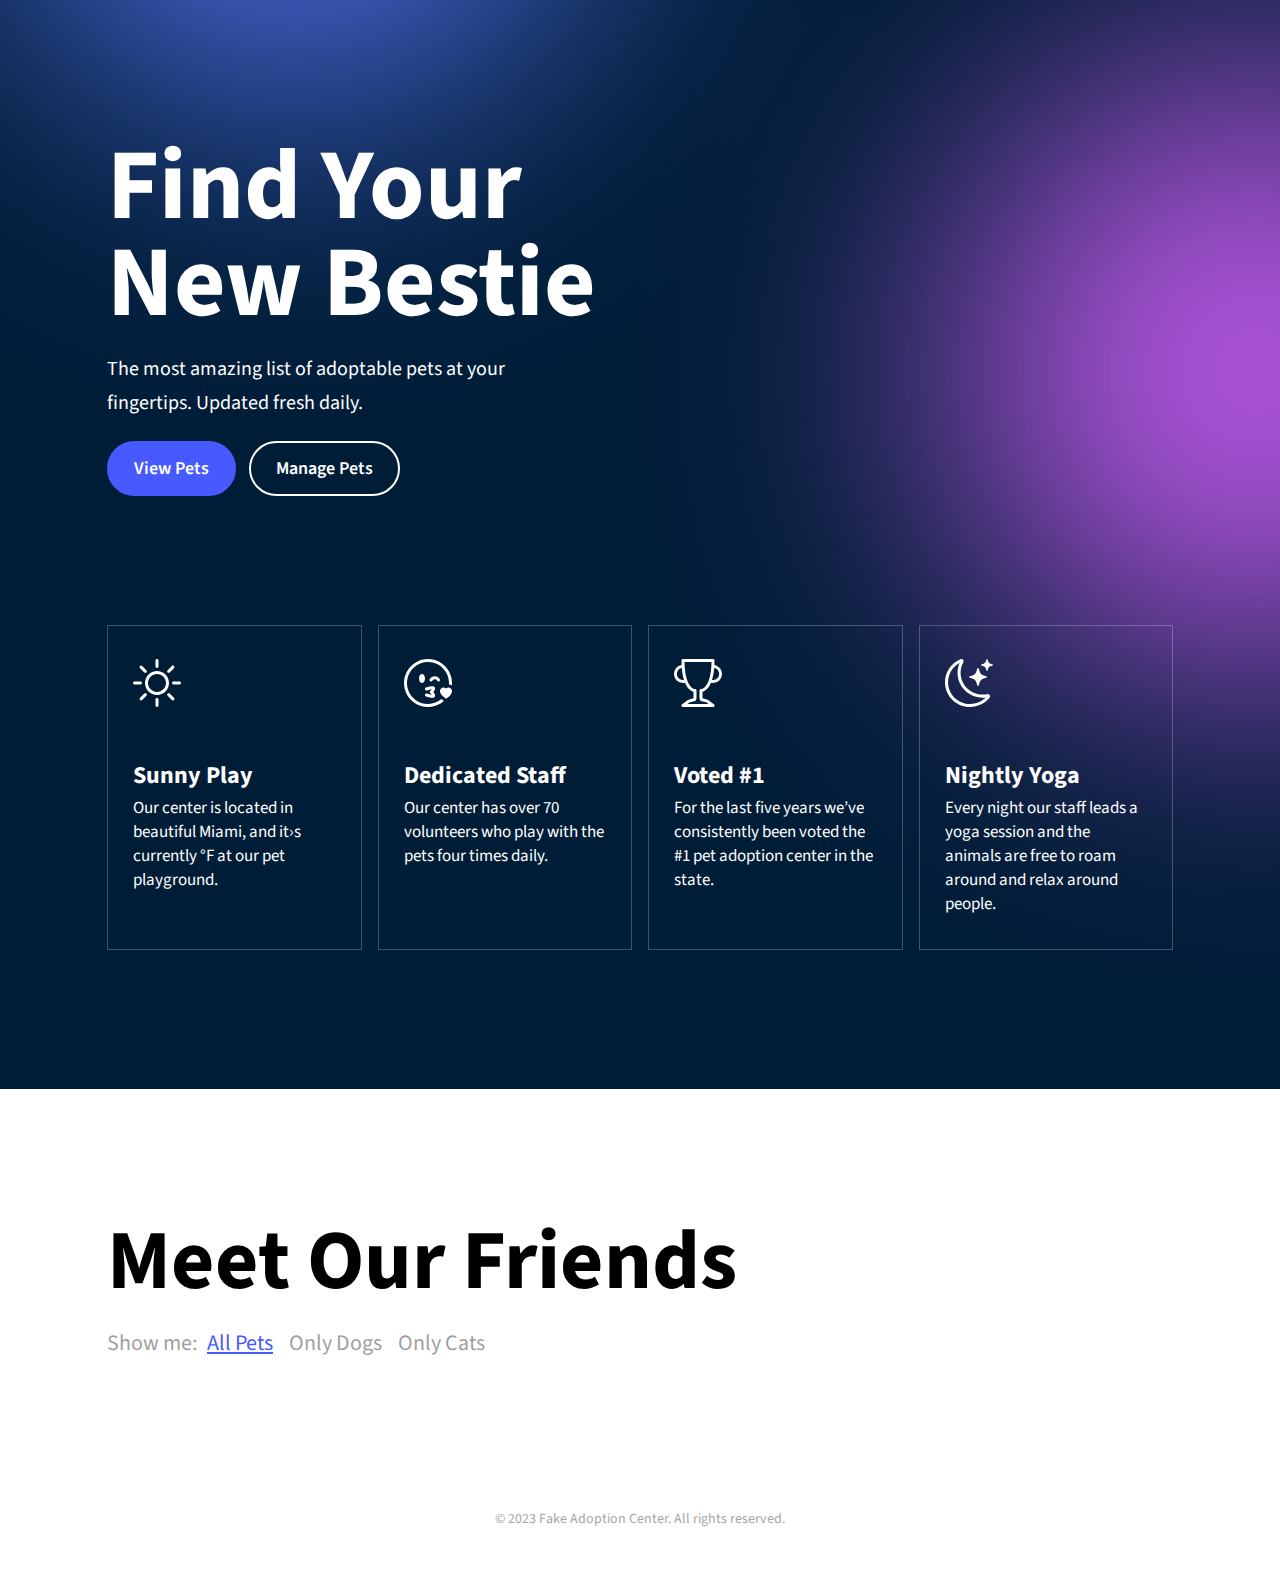
<file: index.html>
<!DOCTYPE html>
<html lang="en">
    <head>
        <meta charset="UTF-8" />
        <meta name="viewport" content="width=device-width, initial-scale=1.0" />
        <title>Pet Adoption Center</title>
        <link rel="preconnect" href="https://fonts.googleapis.com" />
        <link rel="preconnect" href="https://fonts.gstatic.com" crossorigin />
        <link
            href="https://fonts.googleapis.com/css2?family=Source+Sans+3:ital,wght@0,200..900;1,200..900&display=swap"
            rel="stylesheet"
        />
        <link rel="stylesheet" href="./styles.css" />
    </head>
    <body>
        <div class="top-section-wrapper">
            <div class="top-section">
                <div class="actual-top-content">
                    <h1>Find Your New Bestie</h1>
                    <p class="intro-text">
                        The most amazing list of adoptable pets at your
                        fingertips. Updated fresh daily.
                    </p>
                    <div class="intro-buttons">
                        <a href="#view-pets" class="our-btn utility-mr"
                            >View Pets</a
                        >
                        <a href="#" class="our-btn our-btn--outline"
                            >Manage Pets</a
                        >
                    </div>

                    <div class="intro-features">
                        <div class="intro-feature">
                            <img
                                src="./images/svg/sunny_play.svg"
                                alt="Sunny Play"
                            />
                            <h2>Sunny Play</h2>
                            <p>
                                Our center is located in beautiful Miami, and
                                it&rsaquo;s currently
                                <span id="temperature-output"></span>°F at our
                                pet playground.
                            </p>
                        </div>
                        <div class="intro-feature">
                            <img
                                src="./images/svg/dedicated_staff.svg"
                                alt="Dedicated Staff"
                            />
                            <h2>Dedicated Staff</h2>
                            <p>
                                Our center has over 70 volunteers who play with
                                the pets four times daily.
                            </p>
                        </div>
                        <div class="intro-feature">
                            <img src="./images/svg/voted.svg" alt="Voted #1" />
                            <h2>Voted #1</h2>
                            <p>
                                For the last five years we’ve consistently been
                                voted the #1 pet adoption center in the state.
                            </p>
                        </div>
                        <div class="intro-feature">
                            <img
                                src="./images/svg/nightly_yoga.svg"
                                alt="Nightly Yoga"
                            />
                            <h2>Nightly Yoga</h2>
                            <p>
                                Every night our staff leads a yoga session and
                                the animals are free to roam around and relax
                                around people.
                            </p>
                        </div>
                    </div>
                </div>
                <div class="circle"></div>
                <div class="circle-two"></div>
            </div>
        </div>

        <div class="page-section" id="view-pets">
            <div class="page-section-inner">
                <h2 class="page-section-title">Meet Our Friends</h2>
                <div class="pet-filter">
                    <p>
                        Show me:
                        <button class="active" data-filter="all">
                            All Pets
                        </button>
                        <button data-filter="dog">Only Dogs</button>
                        <button data-filter="cat">Only Cats</button>
                    </p>
                </div>
                <div class="list-of-pets"></div>

                <template id="pet-card-template">
                    <div class="pet-card">
                        <div class="pet-card-text">
                            <h3></h3>
                            <p class="pet-description"></p>
                            <p class="pet-age"></p>
                        </div>
                        <div class="pet-card-photo">
                            <img src="" alt="" />
                        </div>
                    </div>
                </template>
            </div>
        </div>

        <footer class="site-footer">
            <p>&copy; 2023 Fake Adoption Center. All rights reserved.</p>
        </footer>

        <script src="main.js"></script>
    </body>
</html>
</file>
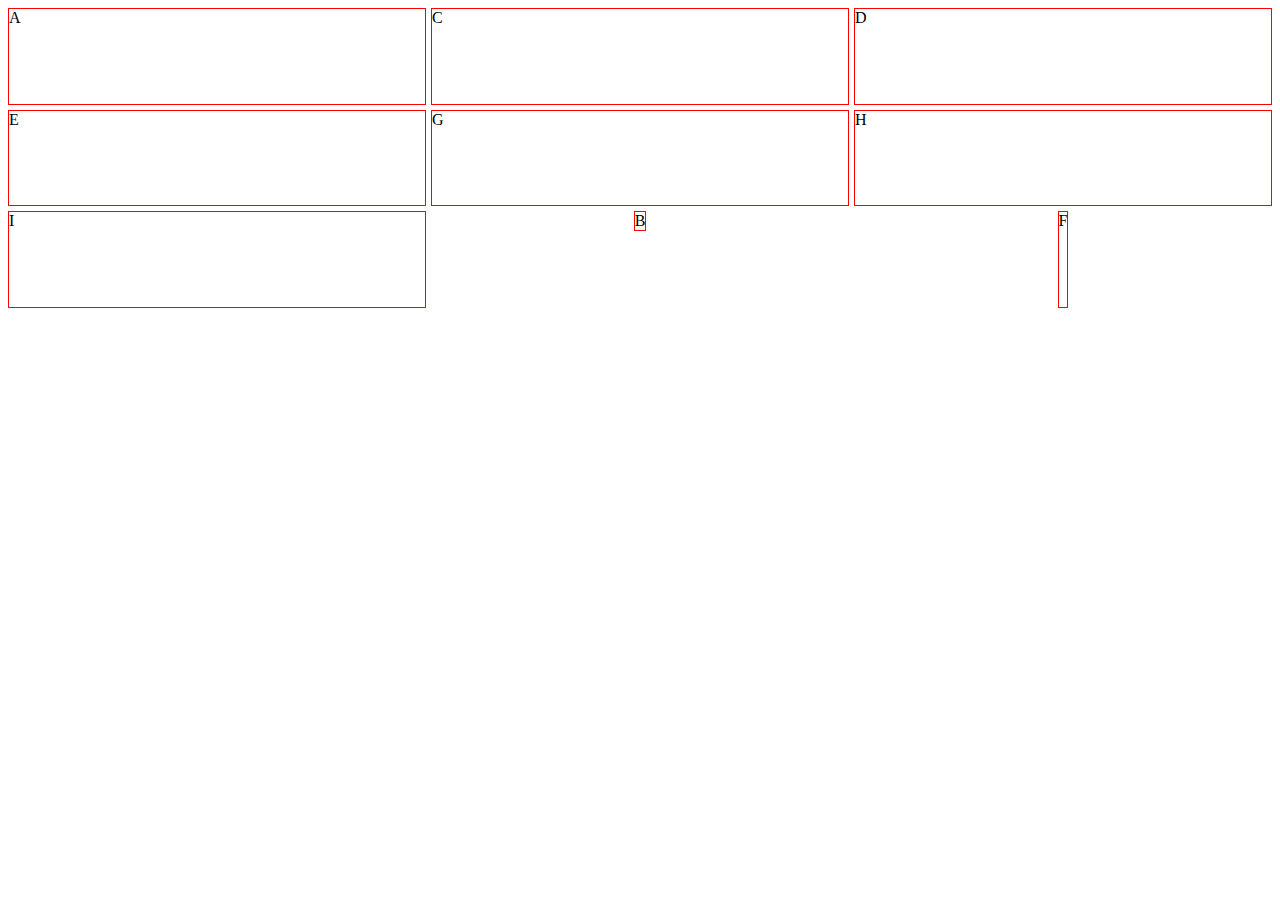
<file: test.html>
<!DOCTYPE html>
<html lang="en">
    <head>
        <meta charset="UTF-8" />
        <meta name="viewport" content="width=device-width, initial-scale=1.0" />
        <title>Document</title>
        <style>
            .container {
                display: grid;
                grid-template-columns: repeat(3, 1fr);
                height: 300px;
                /* align-items: start; */
                /* align-content: start; */
                gap: 5px 5px;
            }
            .item {
                border: 1px solid red;
            }
            .item:nth-child(2) {
                place-self: start center;
                order: 1;
            }
            .item:nth-child(6) {
                justify-self: center;
                order: 2;
            }
        </style>
    </head>
    <body>
        <div class="container">
            <div class="item">A</div>
            <div class="item">B</div>
            <div class="item">C</div>
            <div class="item">D</div>
            <div class="item">E</div>
            <div class="item">F</div>
            <div class="item">G</div>
            <div class="item">H</div>
            <div class="item">I</div>
        </div>
    </body>
</html>
</file>
<file: styles.css>
:root {
    --px-to-rem: 16;
}

body,
html {
    margin: 0;
    padding: 0;
    background-color: white;
}

html {
    scroll-behavior: smooth;
}

body {
    /* 세리프나 산세리프는 글꼴 범주이므로 따옴표로 묶지 않는다 */
    font-family: 'Source Sans 3', sans-serif;
}

.top-section-wrapper {
    background-color: #001d37;
    padding-left: 16px;
    padding-right: 16px;
    overflow: hidden;
}

.top-section {
    color: #fff;
    padding-top: 80px;
    padding-bottom: 80px;
    max-width: 1066px;
    margin: 0 auto;
    position: relative;
}

.top-section h1 {
    font-size: calc(1rem * 64 / var(--px-to-rem));
    line-height: 97.3%;
    margin: 0;
    max-width: 525px;
}

.intro-text {
    font-size: calc(1rem * 20 / var(--px-to-rem));
    line-height: 169.3%;
    max-width: 435px;
}

.intro-buttons {
    margin-bottom: 70px;
}

.our-btn {
    display: inline-block;
    font-size: 1.125rem;
    font-weight: 600;
    background-color: #475aff;
    border: 2px solid #475aff;
    color: #fff;
    text-decoration: none;
    padding: 13px 25px;
    border-radius: 1000px;
    transition: backgound-color 0.3s ease-out, border 0.3s ease-out;
}

.our-btn:hover {
    background-color: #1a28ae;
    border: 2px solid #1a28ae;
}

.our-btn--outline {
    background-color: transparent;
    border: 2px solid white;
}
.our-btn--outline:hover {
    background-color: white;
    border: 2px solid white;
    color: #475aff;
}

.utility-mr {
    margin-right: 10px;
}

.intro-feature {
    padding: 33px 25px;
    border: 1px solid rgba(255, 255, 255, 0.24);
    font-size: 1.0625rem;
}

.intro-feature p {
    margin: 0;
}

.intro-feature h2 {
    font-size: 1.5rem;
    margin: 44px 0 3px 0;
}

.intro-features {
    display: grid;
    column-gap: 16px;
    row-gap: 16px;
}

.actual-top-content {
    z-index: 2;
    position: relative;
}

.circle {
    width: 617px;
    height: 617px;
    background: #d660ff;
    opacity: 0.85;
    border-radius: 50%;
    filter: blur(150px);
    position: absolute;
    top: 62px;
    right: -392px;
}

.circle-two {
    width: 617px;
    height: 617px;
    background: #6079ff;
    opacity: 0.85;
    border-radius: 50%;
    filter: blur(150px);
    position: absolute;
    top: -499px;
    left: -121px;
}

.page-section {
    background-color: #fff;
    padding: 70px 16px;
}

.page-section-inner {
    max-width: 1066px;
    margin: 0 auto;
}

.page-section-title {
    font-size: calc(1rem * 64 / var(--px-to-rem));
    margin: 0;
    line-height: 1;
}

.pet-filter {
    color: #9f9f9f;
    font-size: calc(1rem * 18 / var(--px-to-rem));
}

.pet-filter button {
    background-color: transparent;
    border: none;
    font-family: 'Source Sans 3', sans-serif;
    font-size: calc(1rem * 18 / var(--px-to-rem));
    color: #9f9f9f;
    cursor: pointer;
}

.pet-filter button:hover {
    color: #7d7d7d;
}

.pet-filter .active,
.pet-filter .active:hover {
    color: #475aff;
    text-decoration: underline;
}

.site-footer p {
    text-align: center;
    color: #a6a6a6;
    font-size: calc(1rem * 14 / var(--px-to-rem));
    line-height: 97.3%;
    margin: 0;
    padding: 0 0 65px 0;
}

.list-of-pets {
    display: grid;
    grid-template-columns: repeat(auto-fit, minmax(340px, 1fr));
    column-gap: 34px;
    row-gap: 16px;
}

.pet-card {
    display: grid;
    grid-template-columns: 120px 1fr;
    border: 1px solid #f3f3f3;
    border-radius: 20px;
    box-shadow: 2px 2px 5px 0px rgba(0, 0, 0, 0.08);
    overflow: hidden;
}

.pet-card-photo {
    grid-column: 1/2;
    grid-row: 1;
}
.pet-card-text {
    grid-column: 2/3;
    padding: 18px 16px;
}

.pet-card-text h3 {
    margin: 0 0 5px 0;
    font-size: calc(1rem * 26 / var(--px-to-rem));
    font-weight: 600;
    color: rgba(0, 0, 0, 0.97);
}

.pet-card-photo img {
    width: 100%;
    height: 100%;
    object-fit: cover;
    display: block;
}

.pet-description {
    margin: 0 0 1rem 0;
    font-size: calc(1rem * 14 / var(--px-to-rem));
    line-height: 150%;
    color: #626262;
}

.pet-age {
    margin: 0;
    color: #a2a2a2;
    font-size: calc(1rem * 13.6 / var(--px-to-rem));
}

@media screen and (min-width: 580px) {
    .intro-features {
        grid-template-columns: 1fr 1fr;
    }
}

@media screen and (min-width: 600px) {
    .pet-card {
        grid-template-columns: 165px 1fr;
    }
    .pet-description {
        font-size: calc(1rem * 16 / var(--px-to-rem));
    }
    .pet-card-text {
        padding: 21px 29px;
    }

    .list-of-pets {
        row-gap: 28px;
    }
    .pet-filter {
        font-size: calc(1rem * 22 / var(--px-to-rem));
    }

    .pet-filter button {
        font-size: calc(1rem * 22 / var(--px-to-rem));
    }
    .page-section-title {
        font-size: calc(1rem * 84 / var(--px-to-rem));
    }

    .page-section {
        padding: 131px 16px;
    }

    .intro-buttons {
        margin-bottom: 129px;
    }
    .top-section h1 {
        font-size: calc(1rem * 100 / var(--px-to-rem));
    }

    .top-section {
        padding-top: 139px;
        padding-bottom: 139px;
    }
}

@media screen and (min-width: 900px) {
    .intro-features {
        grid-template-columns: 1fr 1fr 1fr 1fr;
    }
}
</file>
